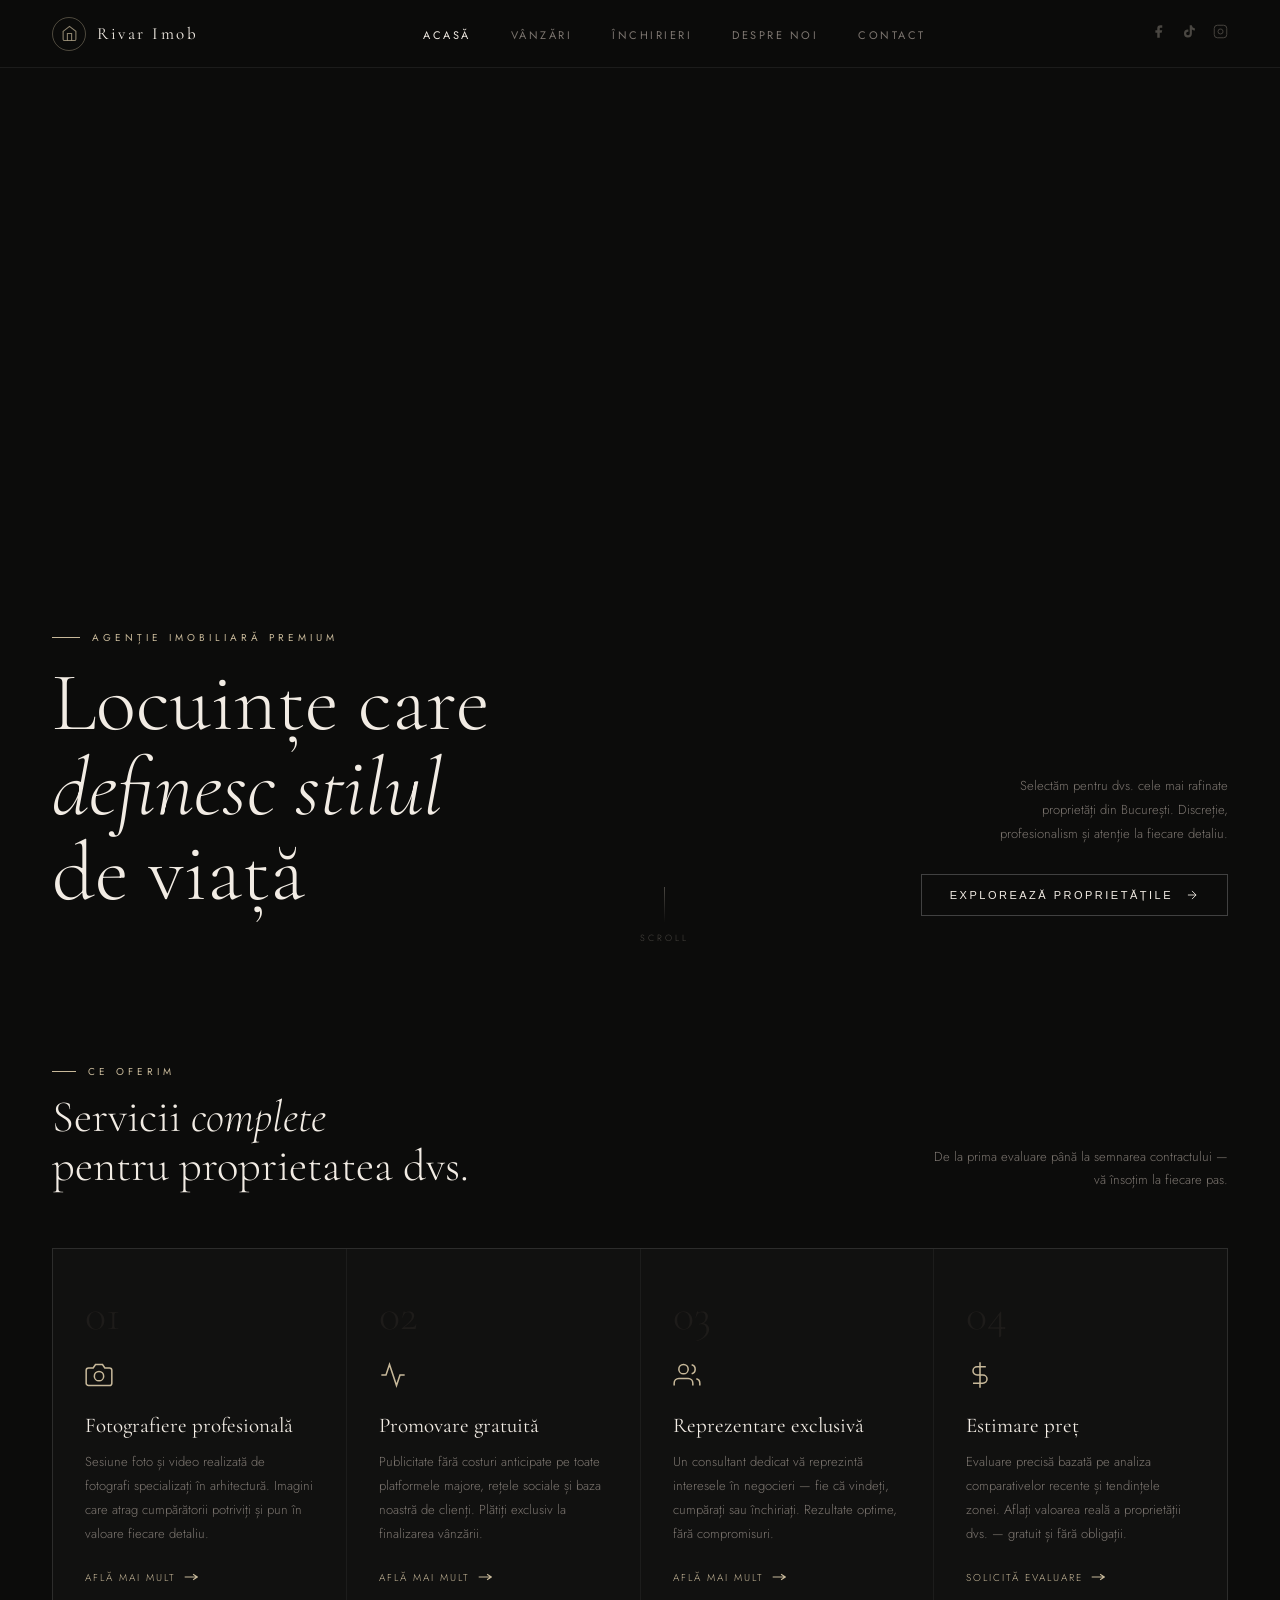
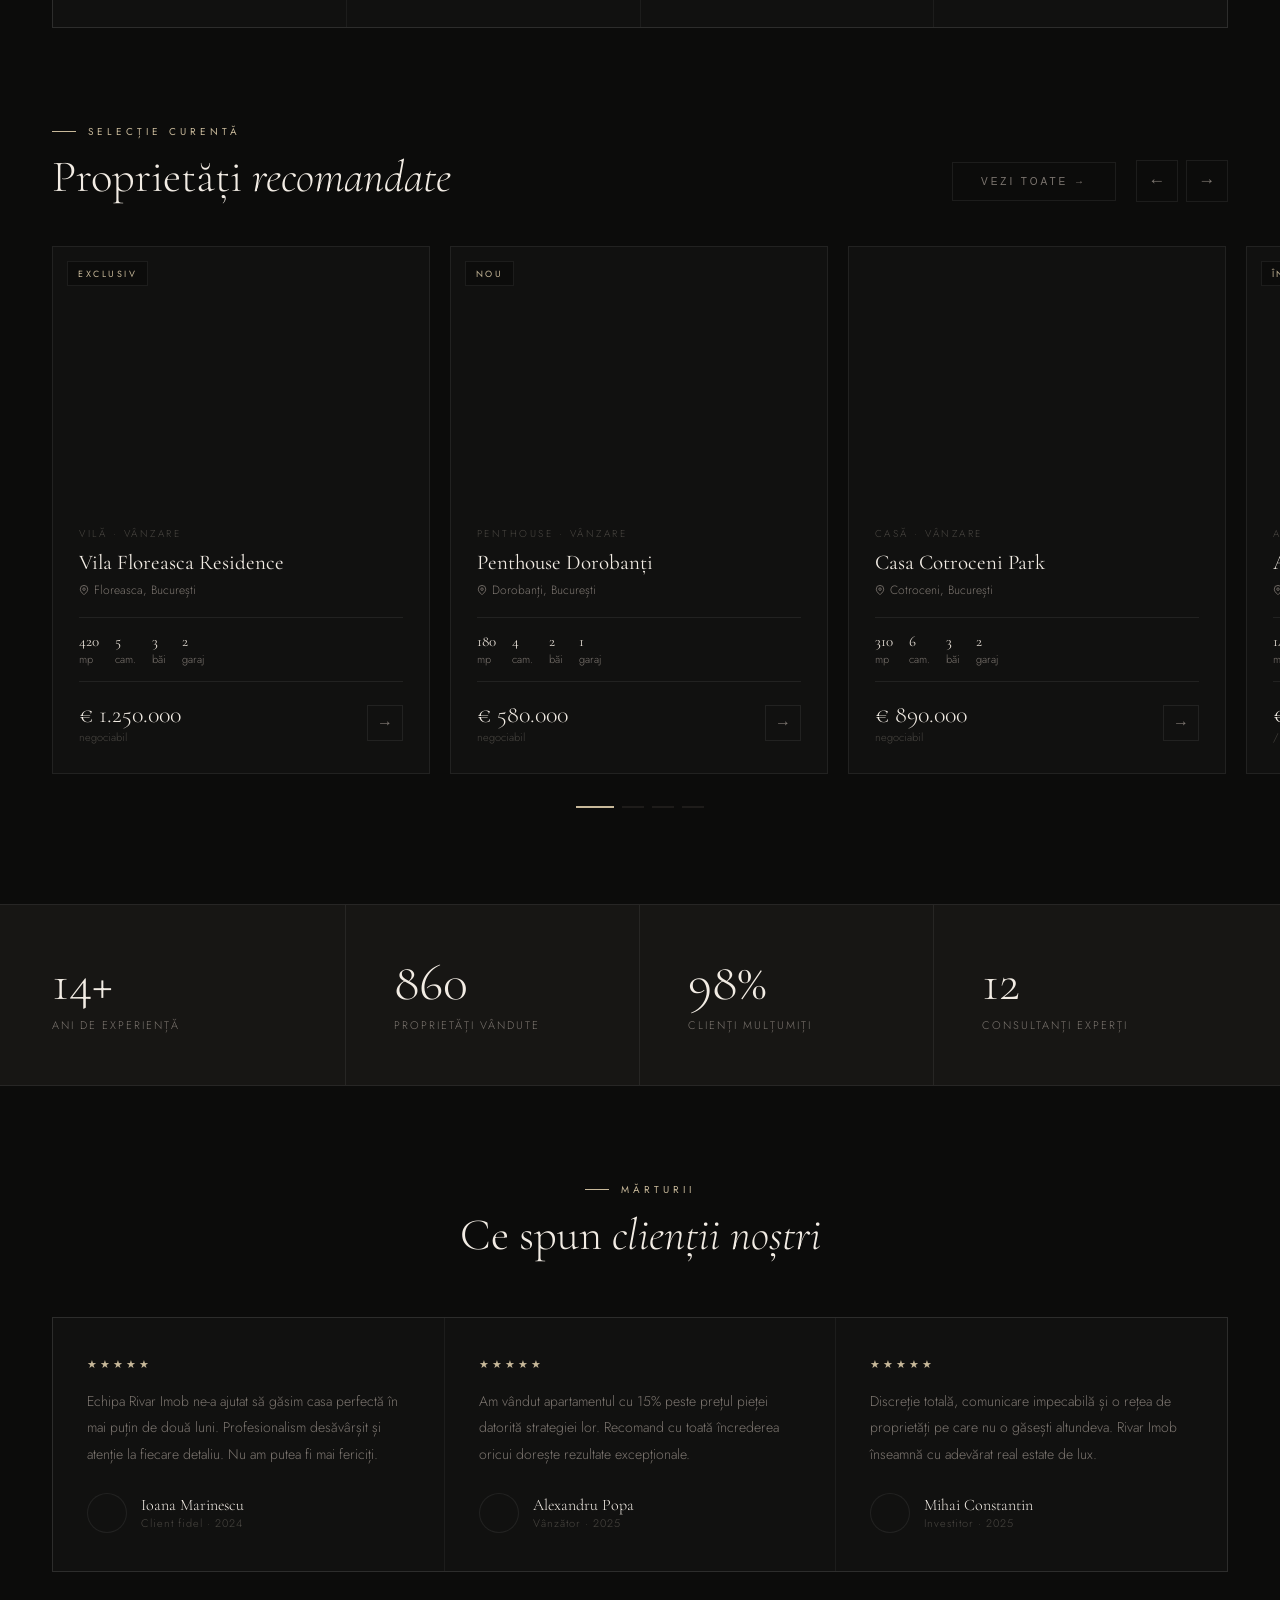
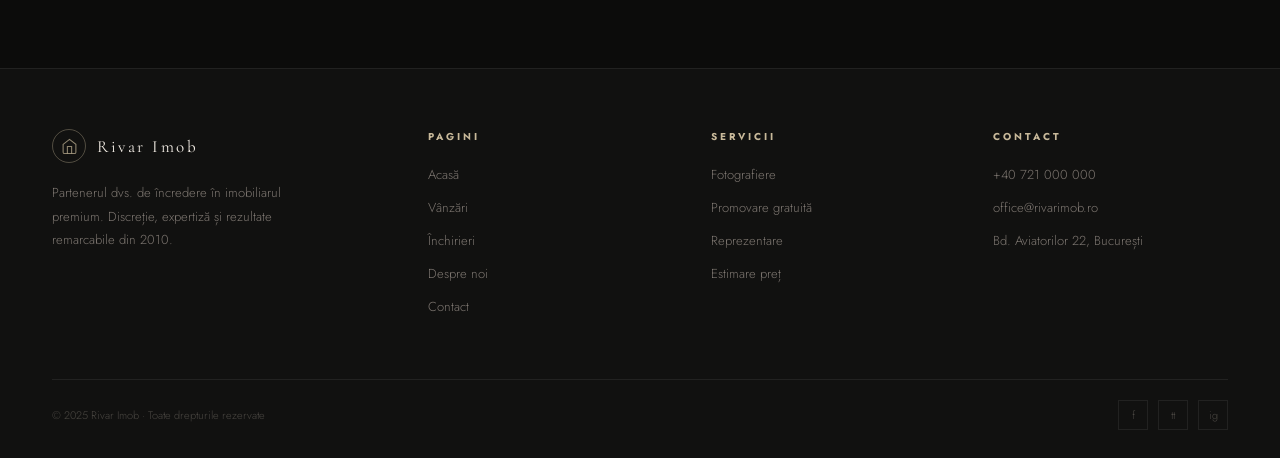
<file: src/imports/remixed-106219dc.html>
<!DOCTYPE html>
<html lang="ro">
<head>
<meta charset="UTF-8">
<meta name="viewport" content="width=device-width, initial-scale=1.0">
<title>Rivar Imob — Proprietăți Premium</title>
<link rel="preconnect" href="https://fonts.googleapis.com">
<link href="https://fonts.googleapis.com/css2?family=Cormorant+Garamond:ital,wght@0,300;0,400;0,500;0,600;1,300;1,400&family=Jost:wght@200;300;400;500&display=swap" rel="stylesheet">
<style>
  :root {
    --bg: #0c0c0b;
    --bg2: #111110;
    --surface: #171614;
    --surface2: #1e1c1a;
    --border: rgba(255,255,255,0.07);
    --accent: #c8b99a;
    --accent-dim: rgba(200,185,154,0.15);
    --text: #e4ddd4;
    --text-muted: #7d7670;
    --text-dim: #4a4742;
    --white: #f2ece4;
    --font-serif: 'Cormorant Garamond', Georgia, serif;
    --font-sans: 'Jost', sans-serif;
  }
  * { margin: 0; padding: 0; box-sizing: border-box; }
  html { scroll-behavior: smooth; }
  body { background: var(--bg); color: var(--text); font-family: var(--font-sans); font-weight: 300; overflow-x: hidden; }
  ::-webkit-scrollbar { width: 3px; }
  ::-webkit-scrollbar-track { background: var(--bg); }
  ::-webkit-scrollbar-thumb { background: var(--accent); }

  /* NAV */
  nav {
    position: fixed; top: 0; left: 0; right: 0; z-index: 200;
    display: flex; align-items: center; justify-content: space-between;
    padding: 0 52px; height: 68px;
    background: rgba(12,12,11,0.84); backdrop-filter: blur(24px);
    border-bottom: 1px solid var(--border);
  }
  .nav-logo { display: flex; align-items: center; gap: 11px; cursor: pointer; text-decoration: none; }
  .logo-mark { width: 34px; height: 34px; border: 1px solid rgba(200,185,154,0.35); border-radius: 50%; display: flex; align-items: center; justify-content: center; }
  .logo-mark svg { width: 17px; height: 17px; }
  .logo-name { font-family: var(--font-serif); font-size: 17px; font-weight: 400; letter-spacing: 2.5px; color: var(--white); }
  .nav-links { display: flex; gap: 40px; list-style: none; }
  .nav-links a { font-size: 11px; font-weight: 400; letter-spacing: 2.5px; text-transform: uppercase; color: var(--text-muted); text-decoration: none; cursor: pointer; transition: color 0.25s; }
  .nav-links a:hover, .nav-links a.active { color: var(--white); }
  .nav-social { display: flex; gap: 16px; }
  .nav-social a { color: var(--text-dim); transition: color 0.25s; text-decoration: none; cursor: pointer; }
  .nav-social a:hover { color: var(--accent); }

  /* PAGE */
  .page { display: none; }
  .page.active { display: block; }

  /* HERO */
  .hero { position: relative; height: 100vh; min-height: 700px; margin-top: 68px; overflow: hidden; }
  .hero-img {
    position: absolute; inset: 0;
    background: url('https://images.unsplash.com/photo-1600596542815-ffad4c1539a9?w=1920&q=85') center/cover no-repeat;
    transform: scale(1.06);
    animation: slowZoom 14s ease-out forwards;
  }
  @keyframes slowZoom { to { transform: scale(1); } }
  .hero-img::after {
    content: ''; position: absolute; inset: 0;
    background: linear-gradient(180deg, rgba(12,12,11,0.2) 0%, rgba(12,12,11,0.05) 35%, rgba(12,12,11,0.5) 72%, rgba(12,12,11,0.93) 100%);
  }
  .hero-bottom {
    position: absolute; bottom: 0; left: 0; right: 0;
    padding: 0 52px 52px;
    display: flex; align-items: flex-end; justify-content: space-between;
  }
  .hero-text { animation: riseUp 1s 0.2s both; }
  @keyframes riseUp { from { opacity:0; transform:translateY(28px); } to { opacity:1; transform:none; } }
  .hero-eyebrow { font-size: 10px; font-weight: 400; letter-spacing: 4px; text-transform: uppercase; color: var(--accent); margin-bottom: 16px; display: flex; align-items: center; gap: 12px; }
  .hero-eyebrow::before { content: ''; display: block; width: 28px; height: 1px; background: var(--accent); }
  .hero-h1 { font-family: var(--font-serif); font-size: clamp(44px, 6.5vw, 86px); font-weight: 300; line-height: 1.02; color: var(--white); max-width: 620px; }
  .hero-h1 em { font-style: italic; }
  .hero-aside { text-align: right; animation: riseUp 1s 0.5s both; flex-shrink: 0; }
  .hero-aside p { font-size: 13px; color: var(--text-muted); line-height: 1.85; max-width: 260px; margin-left: auto; margin-bottom: 28px; }
  .hero-cta { display: inline-flex; align-items: center; gap: 12px; font-size: 11px; font-weight: 400; letter-spacing: 2.5px; text-transform: uppercase; color: var(--white); border: 1px solid rgba(255,255,255,0.22); padding: 13px 28px; cursor: pointer; transition: all 0.3s; background: transparent; }
  .hero-cta:hover { border-color: rgba(255,255,255,0.5); background: rgba(255,255,255,0.06); }
  .scroll-hint { position: absolute; bottom: 24px; left: 50%; transform: translateX(-50%); display: flex; flex-direction: column; align-items: center; gap: 8px; animation: riseUp 1.2s 1s both; }
  .scroll-hint span { font-size: 9px; letter-spacing: 3px; text-transform: uppercase; color: var(--text-dim); }
  .scroll-line { width: 1px; height: 36px; background: linear-gradient(var(--text-dim), transparent); animation: pulse 2s infinite; }
  @keyframes pulse { 0%,100%{opacity:0.3;} 50%{opacity:1;} }

  /* SECTION COMMON */
  section { padding: 96px 52px; }
  .eye { font-size: 10px; font-weight: 400; letter-spacing: 4px; text-transform: uppercase; color: var(--accent); margin-bottom: 14px; display: flex; align-items: center; gap: 12px; }
  .eye::before { content: ''; width: 24px; height: 1px; background: var(--accent); }
  .sh2 { font-family: var(--font-serif); font-size: clamp(30px, 3.5vw, 52px); font-weight: 300; line-height: 1.1; color: var(--white); }
  .sh2 em { font-style: italic; }

  /* SERVICES */
  .services-header { display: flex; align-items: flex-end; justify-content: space-between; margin-bottom: 56px; }
  .services-sub { font-size: 13px; color: var(--text-muted); line-height: 1.8; max-width: 300px; text-align: right; }
  .services-grid { display: grid; grid-template-columns: repeat(4, 1fr); gap: 1px; background: var(--border); border: 1px solid var(--border); }
  .service-card { background: var(--bg2); padding: 44px 32px 40px; position: relative; overflow: hidden; transition: background 0.35s; }
  .service-card::before { content: ''; position: absolute; top: 0; left: 0; right: 0; height: 1px; background: var(--accent); transform: scaleX(0); transform-origin: left; transition: transform 0.4s ease; }
  .service-card:hover { background: var(--surface); }
  .service-card:hover::before { transform: scaleX(1); }
  .svc-num { font-family: var(--font-serif); font-size: 44px; font-weight: 300; color: var(--surface2); line-height: 1; margin-bottom: 24px; user-select: none; }
  .svc-icon { margin-bottom: 18px; }
  .svc-icon svg { width: 28px; height: 28px; stroke: var(--accent); stroke-width: 1.3; fill: none; }
  .svc-title { font-family: var(--font-serif); font-size: 21px; font-weight: 400; color: var(--white); margin-bottom: 12px; line-height: 1.2; }
  .svc-desc { font-size: 13px; line-height: 1.85; color: var(--text-muted); }
  .svc-link { display: inline-flex; align-items: center; gap: 8px; margin-top: 24px; font-size: 10px; letter-spacing: 2px; text-transform: uppercase; color: var(--accent); cursor: pointer; transition: gap 0.3s; }
  .svc-link:hover { gap: 14px; }

  /* CAROUSEL */
  .carousel-section { padding: 0 0 96px; }
  .carousel-header { display: flex; align-items: flex-end; justify-content: space-between; padding: 0 52px; margin-bottom: 44px; }
  .carousel-nav { display: flex; gap: 8px; }
  .c-btn { width: 42px; height: 42px; border: 1px solid var(--border); background: transparent; color: var(--text-muted); font-size: 17px; cursor: pointer; display: flex; align-items: center; justify-content: center; transition: all 0.25s; user-select: none; }
  .c-btn:hover { border-color: rgba(255,255,255,0.2); color: var(--white); background: var(--surface); }
  .track-wrap { overflow: hidden; padding: 0 52px; }
  .track { display: flex; gap: 20px; transition: transform 0.55s cubic-bezier(.4,0,.2,1); }

  /* PROP CARD */
  .prop-card { flex: 0 0 calc(33.333% - 14px); background: var(--bg2); border: 1px solid var(--border); overflow: hidden; cursor: pointer; transition: border-color 0.3s; }
  .prop-card:hover { border-color: rgba(255,255,255,0.13); }
  .pimg-wrap { position: relative; height: 255px; overflow: hidden; }
  .pimg { width: 100%; height: 100%; background-size: cover; background-position: center; transition: transform 0.65s ease; }
  .prop-card:hover .pimg { transform: scale(1.05); }
  .pbadge { position: absolute; top: 14px; left: 14px; background: var(--bg); border: 1px solid var(--border); font-size: 9px; font-weight: 400; letter-spacing: 2.5px; text-transform: uppercase; color: var(--accent); padding: 5px 10px; }
  .pbody { padding: 24px 26px 28px; }
  .ptype { font-size: 10px; letter-spacing: 2.5px; text-transform: uppercase; color: var(--text-dim); margin-bottom: 9px; }
  .pname { font-family: var(--font-serif); font-size: 21px; font-weight: 400; color: var(--white); margin-bottom: 6px; line-height: 1.2; }
  .ploc { font-size: 12px; color: var(--text-muted); margin-bottom: 18px; display: flex; align-items: center; gap: 5px; }
  .pspecs { display: flex; gap: 16px; padding: 14px 0; border-top: 1px solid var(--border); border-bottom: 1px solid var(--border); margin-bottom: 18px; }
  .pspec { font-size: 11px; color: var(--text-muted); display: flex; flex-direction: column; gap: 1px; }
  .pspec strong { font-size: 15px; font-weight: 400; color: var(--text); font-family: var(--font-serif); }
  .pfoot { display: flex; align-items: center; justify-content: space-between; }
  .pprice { font-family: var(--font-serif); font-size: 24px; color: var(--white); font-weight: 300; }
  .pprice small { font-family: var(--font-sans); font-size: 11px; color: var(--text-dim); display: block; }
  .parrow { width: 36px; height: 36px; border: 1px solid var(--border); display: flex; align-items: center; justify-content: center; color: var(--text-muted); font-size: 16px; cursor: pointer; transition: all 0.25s; background: transparent; }
  .parrow:hover { border-color: rgba(255,255,255,0.2); color: var(--white); }
  .cdots { display: flex; justify-content: center; gap: 8px; margin-top: 32px; padding: 0 52px; }
  .dot { width: 22px; height: 2px; background: var(--surface2); cursor: pointer; transition: all 0.3s; }
  .dot.active { background: var(--accent); width: 38px; }

  /* STATS */
  .stats-bar { border-top: 1px solid var(--border); border-bottom: 1px solid var(--border); background: var(--surface); padding: 0 52px; display: grid; grid-template-columns: repeat(4, 1fr); }
  .stat-item { padding: 52px 0 52px 48px; border-right: 1px solid var(--border); }
  .stat-item:first-child { padding-left: 0; }
  .stat-item:last-child { border-right: none; }
  .stat-n { font-family: var(--font-serif); font-size: 52px; font-weight: 300; color: var(--white); line-height: 1; margin-bottom: 8px; }
  .stat-l { font-size: 11px; letter-spacing: 2px; text-transform: uppercase; color: var(--text-muted); }

  /* TESTIMONIALS */
  .test-grid { display: grid; grid-template-columns: repeat(3, 1fr); gap: 1px; background: var(--border); border: 1px solid var(--border); margin-top: 56px; }
  .tcard { background: var(--bg2); padding: 38px 34px; }
  .tstars { font-size: 11px; letter-spacing: 3px; color: var(--accent); margin-bottom: 16px; }
  .ttext { font-size: 14px; line-height: 1.9; color: var(--text-muted); margin-bottom: 26px; }
  .tauthor { display: flex; align-items: center; gap: 14px; }
  .tavatar { width: 40px; height: 40px; border-radius: 50%; background-size: cover; background-position: center; flex-shrink: 0; border: 1px solid var(--border); }
  .tname { font-family: var(--font-serif); font-size: 16px; color: var(--white); }
  .tdetail { font-size: 11px; color: var(--text-dim); letter-spacing: 1px; }

  /* FOOTER */
  footer { background: var(--bg2); border-top: 1px solid var(--border); padding: 60px 52px 28px; }
  .footer-top { display: grid; grid-template-columns: 1.4fr 1fr 1fr 1fr; gap: 48px; margin-bottom: 52px; }
  .footer-brand p { font-size: 13px; color: var(--text-muted); line-height: 1.8; margin-top: 18px; max-width: 280px; }
  .footer-col h4 { font-size: 10px; letter-spacing: 3px; text-transform: uppercase; color: var(--accent); margin-bottom: 18px; }
  .footer-col ul { list-style: none; }
  .footer-col ul li { margin-bottom: 10px; }
  .footer-col ul li a { font-size: 13px; color: var(--text-muted); text-decoration: none; cursor: pointer; transition: color 0.25s; }
  .footer-col ul li a:hover { color: var(--text); }
  .footer-bottom { border-top: 1px solid var(--border); padding-top: 20px; display: flex; justify-content: space-between; align-items: center; }
  .footer-bottom p { font-size: 11px; color: var(--text-dim); }
  .fsocial { display: flex; gap: 10px; }
  .fsocial a { width: 30px; height: 30px; border: 1px solid var(--border); display: flex; align-items: center; justify-content: center; color: var(--text-dim); font-size: 11px; transition: all 0.25s; cursor: pointer; text-decoration: none; }
  .fsocial a:hover { border-color: rgba(255,255,255,0.15); color: var(--text); }

  /* OTHER PAGES */
  .page-head { height: 350px; position: relative; display: flex; align-items: flex-end; padding: 0 52px 52px; margin-top: 68px; overflow: hidden; }
  .ph-bg { position: absolute; inset: 0; background-size: cover; background-position: center; }
  .ph-ov { position: absolute; inset: 0; background: linear-gradient(to right, rgba(12,12,11,0.94) 35%, rgba(12,12,11,0.4)); }
  .ph-txt { position: relative; z-index: 1; }
  .ph-txt h1 { font-family: var(--font-serif); font-size: clamp(36px, 5.5vw, 68px); font-weight: 300; color: var(--white); line-height: 1; margin-bottom: 12px; }
  .ph-txt h1 em { font-style: italic; }
  .ph-txt p { font-size: 13px; color: var(--text-muted); max-width: 380px; line-height: 1.75; }

  /* FILTER */
  .filter-bar { background: var(--surface); border: 1px solid var(--border); padding: 24px 32px; margin-bottom: 36px; display: flex; gap: 16px; align-items: flex-end; flex-wrap: wrap; }
  .fg { flex: 1; min-width: 140px; }
  .fg label { display: block; font-size: 9px; letter-spacing: 2px; text-transform: uppercase; color: var(--text-dim); margin-bottom: 7px; }
  .fg select, .fg input { width: 100%; background: var(--bg); border: 1px solid var(--border); color: var(--text); font-family: var(--font-sans); font-size: 13px; font-weight: 300; padding: 10px 13px; outline: none; transition: border-color 0.25s; -webkit-appearance: none; }
  .fg select:focus, .fg input:focus { border-color: rgba(200,185,154,0.3); }
  .fbtn { background: var(--white); color: var(--bg); border: none; font-family: var(--font-sans); font-size: 10px; font-weight: 500; letter-spacing: 2.5px; text-transform: uppercase; padding: 12px 28px; cursor: pointer; transition: background 0.25s; white-space: nowrap; }
  .fbtn:hover { background: #e0d8ce; }

  /* PROPS GRID */
  .props-grid { display: grid; grid-template-columns: repeat(3, 1fr); gap: 1px; background: var(--border); border: 1px solid var(--border); }
  .pgc { background: var(--bg2); overflow: hidden; cursor: pointer; }
  .pgimg { width: 100%; height: 230px; background-size: cover; background-position: center; transition: transform 0.6s; display: block; }
  .pgc:hover .pgimg { transform: scale(1.04); }
  .pgbody { padding: 22px 24px 26px; }
  .pgtag { font-size: 9px; letter-spacing: 2.5px; text-transform: uppercase; color: var(--text-dim); margin-bottom: 9px; }
  .pgtitle { font-family: var(--font-serif); font-size: 20px; color: var(--white); margin-bottom: 6px; }
  .pgloc { font-size: 12px; color: var(--text-muted); margin-bottom: 14px; }
  .pgdet { display: flex; gap: 16px; padding-bottom: 14px; border-bottom: 1px solid var(--border); margin-bottom: 16px; }
  .pgd { font-size: 12px; color: var(--text-muted); }
  .pgd strong { color: var(--text); font-weight: 400; }
  .pgfoot { display: flex; align-items: center; justify-content: space-between; }
  .pgprice { font-family: var(--font-serif); font-size: 22px; color: var(--white); font-weight: 300; }
  .pgprice small { font-family: var(--font-sans); font-size: 11px; color: var(--text-dim); display: block; }
  .pgbtn { width: 34px; height: 34px; border: 1px solid var(--border); background: transparent; color: var(--text-muted); font-size: 14px; display: flex; align-items: center; justify-content: center; cursor: pointer; transition: all 0.25s; }
  .pgbtn:hover { border-color: rgba(255,255,255,0.2); color: var(--white); }

  .center-btns { display: flex; justify-content: center; gap: 14px; margin-top: 48px; }
  .btn-line { display: inline-flex; align-items: center; gap: 12px; font-size: 10px; font-weight: 400; letter-spacing: 3px; text-transform: uppercase; color: var(--text-muted); border: 1px solid var(--border); padding: 13px 28px; cursor: pointer; transition: all 0.25s; background: transparent; }
  .btn-line:hover { border-color: rgba(255,255,255,0.18); color: var(--white); }

  /* ABOUT */
  .about-grid { display: grid; grid-template-columns: 1fr 1fr; gap: 80px; align-items: center; }
  .aimg-wrap { position: relative; }
  .aimg { width: 100%; height: 560px; background-size: cover; background-position: center; }
  .abadge { position: absolute; bottom: 28px; left: 28px; background: var(--surface2); border: 1px solid var(--border); padding: 20px 24px; }
  .abadge-n { font-family: var(--font-serif); font-size: 46px; font-weight: 300; color: var(--white); line-height: 1; }
  .abadge-l { font-size: 10px; letter-spacing: 2px; text-transform: uppercase; color: var(--text-dim); margin-top: 4px; }
  .atext p { font-size: 14px; line-height: 2; color: var(--text-muted); margin-bottom: 20px; }
  .vals { display: grid; grid-template-columns: 1fr 1fr; gap: 14px; margin-top: 32px; }
  .val { padding: 20px; border: 1px solid var(--border); background: var(--surface); }
  .vico { font-size: 16px; color: var(--accent); margin-bottom: 10px; }
  .vtitle { font-family: var(--font-serif); font-size: 17px; color: var(--white); margin-bottom: 6px; }
  .vdesc { font-size: 12px; color: var(--text-muted); line-height: 1.7; }

  /* TEAM */
  .team-grid { display: grid; grid-template-columns: repeat(3, 1fr); gap: 1px; background: var(--border); border: 1px solid var(--border); margin-top: 52px; }
  .tmc { background: var(--bg2); overflow: hidden; }
  .tmimg { width: 100%; height: 320px; background-size: cover; background-position: center top; }
  .tminfo { padding: 20px 22px; border-top: 1px solid var(--border); }
  .tmname { font-family: var(--font-serif); font-size: 21px; color: var(--white); margin-bottom: 4px; }
  .tmrole { font-size: 11px; letter-spacing: 1.5px; text-transform: uppercase; color: var(--text-dim); }

  /* CONTACT */
  .cg { display: grid; grid-template-columns: 1fr 1.3fr; gap: 80px; align-items: start; }
  .ci { padding-bottom: 30px; margin-bottom: 30px; border-bottom: 1px solid var(--border); }
  .ci:last-child { border-bottom: none; }
  .ci-lbl { font-size: 9px; letter-spacing: 3px; text-transform: uppercase; color: var(--accent); margin-bottom: 10px; }
  .ci-val { font-family: var(--font-serif); font-size: 20px; color: var(--white); line-height: 1.5; }
  .form-row { display: grid; grid-template-columns: 1fr 1fr; gap: 13px; margin-bottom: 13px; }
  .fg2 { margin-bottom: 13px; }
  .fg2 label { display: block; font-size: 9px; letter-spacing: 2px; text-transform: uppercase; color: var(--text-dim); margin-bottom: 7px; }
  .fg2 input, .fg2 select, .fg2 textarea { width: 100%; background: var(--surface); border: 1px solid var(--border); color: var(--text); font-family: var(--font-sans); font-size: 13px; font-weight: 300; padding: 12px 15px; outline: none; transition: border-color 0.25s; resize: vertical; -webkit-appearance: none; }
  .fg2 input:focus, .fg2 select:focus, .fg2 textarea:focus { border-color: rgba(200,185,154,0.35); }
  .fg2 textarea { height: 120px; }
  .sbtn { background: transparent; border: 1px solid rgba(255,255,255,0.2); color: var(--white); font-family: var(--font-sans); font-size: 10px; font-weight: 400; letter-spacing: 3px; text-transform: uppercase; padding: 14px 40px; cursor: pointer; transition: all 0.3s; }
  .sbtn:hover { background: var(--white); color: var(--bg); border-color: var(--white); }
  .map-ph { width: 100%; height: 360px; background: var(--surface); border: 1px solid var(--border); display: flex; flex-direction: column; align-items: center; justify-content: center; color: var(--text-dim); font-size: 13px; gap: 10px; margin-top: 64px; }
</style>
</head>
<body>

<nav>
  <div class="nav-logo" onclick="showPage('home')">
    <div class="logo-mark"><svg viewBox="0 0 24 24" fill="none" stroke="rgba(200,185,154,0.7)" stroke-width="1.5"><path d="M3 9l9-7 9 7v11a2 2 0 01-2 2H5a2 2 0 01-2-2z"/><polyline points="9 22 9 12 15 12 15 22"/></svg></div>
    <span class="logo-name">Rivar Imob</span>
  </div>
  <ul class="nav-links">
    <li><a id="nav-home" class="active" onclick="showPage('home')">Acasă</a></li>
    <li><a id="nav-vanzari" onclick="showPage('vanzari')">Vânzări</a></li>
    <li><a id="nav-inchirieri" onclick="showPage('inchirieri')">Închirieri</a></li>
    <li><a id="nav-despre" onclick="showPage('despre')">Despre noi</a></li>
    <li><a id="nav-contact" onclick="showPage('contact')">Contact</a></li>
  </ul>
  <div class="nav-social">
    <a href="#" title="Facebook"><svg width="15" height="15" viewBox="0 0 24 24" fill="currentColor"><path d="M18 2h-3a5 5 0 00-5 5v3H7v4h3v8h4v-8h3l1-4h-4V7a1 1 0 011-1h3z"/></svg></a>
    <a href="#" title="TikTok"><svg width="15" height="15" viewBox="0 0 24 24" fill="currentColor"><path d="M19.59 6.69a4.83 4.83 0 01-3.77-4.25V2h-3.45v13.67a2.89 2.89 0 01-2.88 2.5 2.89 2.89 0 01-2.89-2.89 2.89 2.89 0 012.89-2.89c.28 0 .54.04.79.1V9.01a6.33 6.33 0 00-.79-.05 6.34 6.34 0 00-6.34 6.34 6.34 6.34 0 006.34 6.34 6.34 6.34 0 006.33-6.34V8.69a8.27 8.27 0 004.84 1.56V6.79a4.85 4.85 0 01-1.07-.1z"/></svg></a>
    <a href="#" title="Instagram"><svg width="15" height="15" viewBox="0 0 24 24" fill="none" stroke="currentColor" stroke-width="1.5"><rect x="2" y="2" width="20" height="20" rx="5"/><path d="M16 11.37A4 4 0 1112.63 8 4 4 0 0116 11.37z"/><line x1="17.5" y1="6.5" x2="17.51" y2="6.5"/></svg></a>
  </div>
</nav>

<!-- ══ HOME ══ -->
<div id="page-home" class="page active">

  <div class="hero">
    <div class="hero-img"></div>
    <div class="hero-bottom">
      <div class="hero-text">
        <div class="hero-eyebrow">Agenție imobiliară premium</div>
        <h1 class="hero-h1">Locuințe care<br><em>definesc stilul</em><br>de viață</h1>
      </div>
      <div class="hero-aside">
        <p>Selectăm pentru dvs. cele mai rafinate proprietăți din București. Discreție, profesionalism și atenție la fiecare detaliu.</p>
        <button class="hero-cta" onclick="showPage('vanzari')">
          Explorează proprietățile
          <svg width="14" height="14" viewBox="0 0 24 24" fill="none" stroke="currentColor" stroke-width="1.5"><path d="M5 12h14M12 5l7 7-7 7"/></svg>
        </button>
      </div>
    </div>
    <div class="scroll-hint"><div class="scroll-line"></div><span>Scroll</span></div>
  </div>

  <!-- SERVICES -->
  <section>
    <div class="services-header">
      <div>
        <div class="eye">Ce oferim</div>
        <h2 class="sh2">Servicii <em>complete</em><br>pentru proprietatea dvs.</h2>
      </div>
      <p class="services-sub">De la prima evaluare până la semnarea contractului — vă însoțim la fiecare pas.</p>
    </div>
    <div class="services-grid">
      <div class="service-card">
        <div class="svc-num">01</div>
        <div class="svc-icon"><svg viewBox="0 0 24 24"><path d="M23 19a2 2 0 01-2 2H3a2 2 0 01-2-2V8a2 2 0 012-2h4l2-3h6l2 3h4a2 2 0 012 2z"/><circle cx="12" cy="13" r="4"/></svg></div>
        <h3 class="svc-title">Fotografiere profesională</h3>
        <p class="svc-desc">Sesiune foto și video realizată de fotografi specializați în arhitectură. Imagini care atrag cumpărătorii potriviți și pun în valoare fiecare detaliu.</p>
        <div class="svc-link">Află mai mult <svg width="14" height="10" viewBox="0 0 20 10" fill="none" stroke="currentColor" stroke-width="1.5"><path d="M1 5h18M13 1l6 4-6 4"/></svg></div>
      </div>
      <div class="service-card">
        <div class="svc-num">02</div>
        <div class="svc-icon"><svg viewBox="0 0 24 24"><polyline points="22 12 18 12 15 21 9 3 6 12 2 12"/></svg></div>
        <h3 class="svc-title">Promovare gratuită</h3>
        <p class="svc-desc">Publicitate fără costuri anticipate pe toate platformele majore, rețele sociale și baza noastră de clienți. Plătiți exclusiv la finalizarea vânzării.</p>
        <div class="svc-link">Află mai mult <svg width="14" height="10" viewBox="0 0 20 10" fill="none" stroke="currentColor" stroke-width="1.5"><path d="M1 5h18M13 1l6 4-6 4"/></svg></div>
      </div>
      <div class="service-card">
        <div class="svc-num">03</div>
        <div class="svc-icon"><svg viewBox="0 0 24 24"><path d="M17 21v-2a4 4 0 00-4-4H5a4 4 0 00-4 4v2"/><circle cx="9" cy="7" r="4"/><path d="M23 21v-2a4 4 0 00-3-3.87M16 3.13a4 4 0 010 7.75"/></svg></div>
        <h3 class="svc-title">Reprezentare exclusivă</h3>
        <p class="svc-desc">Un consultant dedicat vă reprezintă interesele în negocieri — fie că vindeți, cumpărați sau închiriați. Rezultate optime, fără compromisuri.</p>
        <div class="svc-link">Află mai mult <svg width="14" height="10" viewBox="0 0 20 10" fill="none" stroke="currentColor" stroke-width="1.5"><path d="M1 5h18M13 1l6 4-6 4"/></svg></div>
      </div>
      <div class="service-card">
        <div class="svc-num">04</div>
        <div class="svc-icon"><svg viewBox="0 0 24 24"><line x1="12" y1="1" x2="12" y2="23"/><path d="M17 5H9.5a3.5 3.5 0 000 7h5a3.5 3.5 0 010 7H6"/></svg></div>
        <h3 class="svc-title">Estimare preț</h3>
        <p class="svc-desc">Evaluare precisă bazată pe analiza comparativelor recente și tendințele zonei. Aflați valoarea reală a proprietății dvs. — gratuit și fără obligații.</p>
        <div class="svc-link" onclick="showPage('contact')">Solicită evaluare <svg width="14" height="10" viewBox="0 0 20 10" fill="none" stroke="currentColor" stroke-width="1.5"><path d="M1 5h18M13 1l6 4-6 4"/></svg></div>
      </div>
    </div>
  </section>

  <!-- CAROUSEL -->
  <div class="carousel-section">
    <div class="carousel-header">
      <div>
        <div class="eye">Selecție curentă</div>
        <h2 class="sh2">Proprietăți <em>recomandate</em></h2>
      </div>
      <div style="display:flex;align-items:center;gap:20px;">
        <button class="btn-line" onclick="showPage('vanzari')">Vezi toate →</button>
        <div class="carousel-nav">
          <button class="c-btn" onclick="moveCarousel(-1)">←</button>
          <button class="c-btn" onclick="moveCarousel(1)">→</button>
        </div>
      </div>
    </div>

    <div class="track-wrap">
      <div class="track" id="track">

        <div class="prop-card">
          <div class="pimg-wrap"><div class="pimg" style="background-image:url('https://images.unsplash.com/photo-1613977257363-707ba9348227?w=700&q=80')"></div><div class="pbadge">Exclusiv</div></div>
          <div class="pbody"><div class="ptype">Vilă · Vânzare</div><div class="pname">Vila Floreasca Residence</div><div class="ploc"><svg width="10" height="10" viewBox="0 0 24 24" fill="none" stroke="currentColor" stroke-width="2"><path d="M21 10c0 7-9 13-9 13S3 17 3 10a9 9 0 0118 0z"/><circle cx="12" cy="10" r="3"/></svg> Floreasca, București</div><div class="pspecs"><div class="pspec"><strong>420</strong>mp</div><div class="pspec"><strong>5</strong>cam.</div><div class="pspec"><strong>3</strong>băi</div><div class="pspec"><strong>2</strong>garaj</div></div><div class="pfoot"><div class="pprice">€ 1.250.000<small>negociabil</small></div><button class="parrow">→</button></div></div>
        </div>

        <div class="prop-card">
          <div class="pimg-wrap"><div class="pimg" style="background-image:url('https://images.unsplash.com/photo-1560448204-e02f11c3d0e2?w=700&q=80')"></div><div class="pbadge">Nou</div></div>
          <div class="pbody"><div class="ptype">Penthouse · Vânzare</div><div class="pname">Penthouse Dorobanți</div><div class="ploc"><svg width="10" height="10" viewBox="0 0 24 24" fill="none" stroke="currentColor" stroke-width="2"><path d="M21 10c0 7-9 13-9 13S3 17 3 10a9 9 0 0118 0z"/><circle cx="12" cy="10" r="3"/></svg> Dorobanți, București</div><div class="pspecs"><div class="pspec"><strong>180</strong>mp</div><div class="pspec"><strong>4</strong>cam.</div><div class="pspec"><strong>2</strong>băi</div><div class="pspec"><strong>1</strong>garaj</div></div><div class="pfoot"><div class="pprice">€ 580.000<small>negociabil</small></div><button class="parrow">→</button></div></div>
        </div>

        <div class="prop-card">
          <div class="pimg-wrap"><div class="pimg" style="background-image:url('https://images.unsplash.com/photo-1512917774080-9991f1c4c750?w=700&q=80')"></div></div>
          <div class="pbody"><div class="ptype">Casă · Vânzare</div><div class="pname">Casa Cotroceni Park</div><div class="ploc"><svg width="10" height="10" viewBox="0 0 24 24" fill="none" stroke="currentColor" stroke-width="2"><path d="M21 10c0 7-9 13-9 13S3 17 3 10a9 9 0 0118 0z"/><circle cx="12" cy="10" r="3"/></svg> Cotroceni, București</div><div class="pspecs"><div class="pspec"><strong>310</strong>mp</div><div class="pspec"><strong>6</strong>cam.</div><div class="pspec"><strong>3</strong>băi</div><div class="pspec"><strong>2</strong>garaj</div></div><div class="pfoot"><div class="pprice">€ 890.000<small>negociabil</small></div><button class="parrow">→</button></div></div>
        </div>

        <div class="prop-card">
          <div class="pimg-wrap"><div class="pimg" style="background-image:url('https://images.unsplash.com/photo-1558036117-15d82a90b9b1?w=700&q=80')"></div><div class="pbadge">Închiriere</div></div>
          <div class="pbody"><div class="ptype">Apartament · Închiriere</div><div class="pname">Apt. Primăverii</div><div class="ploc"><svg width="10" height="10" viewBox="0 0 24 24" fill="none" stroke="currentColor" stroke-width="2"><path d="M21 10c0 7-9 13-9 13S3 17 3 10a9 9 0 0118 0z"/><circle cx="12" cy="10" r="3"/></svg> Primăverii, București</div><div class="pspecs"><div class="pspec"><strong>145</strong>mp</div><div class="pspec"><strong>3</strong>cam.</div><div class="pspec"><strong>2</strong>băi</div><div class="pspec"><strong>1</strong>garaj</div></div><div class="pfoot"><div class="pprice">€ 2.800<small>/ lună</small></div><button class="parrow">→</button></div></div>
        </div>

        <div class="prop-card">
          <div class="pimg-wrap"><div class="pimg" style="background-image:url('https://images.unsplash.com/photo-1600607687939-ce8a6c25118c?w=700&q=80')"></div><div class="pbadge">Exclusiv</div></div>
          <div class="pbody"><div class="ptype">Vilă · Vânzare</div><div class="pname">Vila Băneasa Forest</div><div class="ploc"><svg width="10" height="10" viewBox="0 0 24 24" fill="none" stroke="currentColor" stroke-width="2"><path d="M21 10c0 7-9 13-9 13S3 17 3 10a9 9 0 0118 0z"/><circle cx="12" cy="10" r="3"/></svg> Băneasa, București</div><div class="pspecs"><div class="pspec"><strong>560</strong>mp</div><div class="pspec"><strong>7</strong>cam.</div><div class="pspec"><strong>4</strong>băi</div><div class="pspec"><strong>3</strong>garaj</div></div><div class="pfoot"><div class="pprice">€ 1.800.000<small>negociabil</small></div><button class="parrow">→</button></div></div>
        </div>

        <div class="prop-card">
          <div class="pimg-wrap"><div class="pimg" style="background-image:url('https://images.unsplash.com/photo-1580587771525-78b9dba3b914?w=700&q=80')"></div></div>
          <div class="pbody"><div class="ptype">Casă · Vânzare</div><div class="pname">Casa Pipera Lake</div><div class="ploc"><svg width="10" height="10" viewBox="0 0 24 24" fill="none" stroke="currentColor" stroke-width="2"><path d="M21 10c0 7-9 13-9 13S3 17 3 10a9 9 0 0118 0z"/><circle cx="12" cy="10" r="3"/></svg> Pipera, Ilfov</div><div class="pspecs"><div class="pspec"><strong>380</strong>mp</div><div class="pspec"><strong>5</strong>cam.</div><div class="pspec"><strong>3</strong>băi</div><div class="pspec"><strong>2</strong>garaj</div></div><div class="pfoot"><div class="pprice">€ 740.000<small>negociabil</small></div><button class="parrow">→</button></div></div>
        </div>

      </div>
    </div>
    <div class="cdots" id="cdots"></div>
  </div>

  <!-- STATS -->
  <div class="stats-bar">
    <div class="stat-item"><div class="stat-n">14+</div><div class="stat-l">Ani de experiență</div></div>
    <div class="stat-item"><div class="stat-n">860</div><div class="stat-l">Proprietăți vândute</div></div>
    <div class="stat-item"><div class="stat-n">98%</div><div class="stat-l">Clienți mulțumiți</div></div>
    <div class="stat-item"><div class="stat-n">12</div><div class="stat-l">Consultanți experți</div></div>
  </div>

  <!-- TESTIMONIALS -->
  <section>
    <div style="text-align:center; margin-bottom:56px;">
      <div class="eye" style="justify-content:center;">Mărturii</div>
      <h2 class="sh2">Ce spun <em>clienții noștri</em></h2>
    </div>
    <div class="test-grid">
      <div class="tcard"><div class="tstars">★★★★★</div><p class="ttext">Echipa Rivar Imob ne-a ajutat să găsim casa perfectă în mai puțin de două luni. Profesionalism desăvârșit și atenție la fiecare detaliu. Nu am putea fi mai fericiți.</p><div class="tauthor"><div class="tavatar" style="background-image:url('https://images.unsplash.com/photo-1494790108377-be9c29b29330?w=100&q=80')"></div><div><div class="tname">Ioana Marinescu</div><div class="tdetail">Client fidel · 2024</div></div></div></div>
      <div class="tcard"><div class="tstars">★★★★★</div><p class="ttext">Am vândut apartamentul cu 15% peste prețul pieței datorită strategiei lor. Recomand cu toată încrederea oricui dorește rezultate excepționale.</p><div class="tauthor"><div class="tavatar" style="background-image:url('https://images.unsplash.com/photo-1500648767791-00dcc994a43e?w=100&q=80')"></div><div><div class="tname">Alexandru Popa</div><div class="tdetail">Vânzător · 2025</div></div></div></div>
      <div class="tcard"><div class="tstars">★★★★★</div><p class="ttext">Discreție totală, comunicare impecabilă și o rețea de proprietăți pe care nu o găsești altundeva. Rivar Imob înseamnă cu adevărat real estate de lux.</p><div class="tauthor"><div class="tavatar" style="background-image:url('https://images.unsplash.com/photo-1507003211169-0a1dd7228f2d?w=100&q=80')"></div><div><div class="tname">Mihai Constantin</div><div class="tdetail">Investitor · 2025</div></div></div></div>
    </div>
  </section>

  <footer>
    <div class="footer-top">
      <div class="footer-brand"><div class="nav-logo" style="cursor:default"><div class="logo-mark"><svg viewBox="0 0 24 24" fill="none" stroke="rgba(200,185,154,0.7)" stroke-width="1.5"><path d="M3 9l9-7 9 7v11a2 2 0 01-2 2H5a2 2 0 01-2-2z"/><polyline points="9 22 9 12 15 12 15 22"/></svg></div><span class="logo-name">Rivar Imob</span></div><p>Partenerul dvs. de încredere în imobiliarul premium. Discreție, expertiză și rezultate remarcabile din 2010.</p></div>
      <div class="footer-col"><h4>Pagini</h4><ul><li><a onclick="showPage('home')">Acasă</a></li><li><a onclick="showPage('vanzari')">Vânzări</a></li><li><a onclick="showPage('inchirieri')">Închirieri</a></li><li><a onclick="showPage('despre')">Despre noi</a></li><li><a onclick="showPage('contact')">Contact</a></li></ul></div>
      <div class="footer-col"><h4>Servicii</h4><ul><li><a>Fotografiere</a></li><li><a>Promovare gratuită</a></li><li><a>Reprezentare</a></li><li><a>Estimare preț</a></li></ul></div>
      <div class="footer-col"><h4>Contact</h4><ul><li><a>+40 721 000 000</a></li><li><a>office@rivarimob.ro</a></li><li><a>Bd. Aviatorilor 22, București</a></li></ul></div>
    </div>
    <div class="footer-bottom"><p>© 2025 Rivar Imob · Toate drepturile rezervate</p><div class="fsocial"><a>f</a><a>tt</a><a>ig</a></div></div>
  </footer>
</div>

<!-- ══ VÂNZĂRI ══ -->
<div id="page-vanzari" class="page">
  <div class="page-head">
    <div class="ph-bg" style="background-image:url('https://images.unsplash.com/photo-1600585154340-be6161a56a0c?w=1800&q=80')"></div>
    <div class="ph-ov"></div>
    <div class="ph-txt"><div class="eye" style="margin-bottom:10px;">Portofoliu</div><h1>Proprietăți de <em>Vânzare</em></h1><p>Selecție exclusivă disponibilă pentru achiziție în București și Ilfov.</p></div>
  </div>
  <section>
    <div class="filter-bar">
      <div class="fg"><label>Tip</label><select><option>Toate tipurile</option><option>Apartament</option><option>Casă / Vilă</option><option>Teren</option></select></div>
      <div class="fg"><label>Zonă</label><select><option>Toate zonele</option><option>Floreasca</option><option>Dorobanți</option><option>Herăstrău</option><option>Cotroceni</option></select></div>
      <div class="fg"><label>Preț minim (€)</label><input type="text" placeholder="200.000"></div>
      <div class="fg"><label>Preț maxim (€)</label><input type="text" placeholder="2.000.000"></div>
      <div class="fg"><label>Suprafață</label><select><option>Orice</option><option>Sub 100 m²</option><option>100–250 m²</option><option>Peste 250 m²</option></select></div>
      <button class="fbtn">Caută</button>
    </div>
    <div class="props-grid">
      <div class="pgc"><div class="pgimg" style="background-image:url('https://images.unsplash.com/photo-1613977257363-707ba9348227?w=700&q=80')"></div><div class="pgbody"><div class="pgtag">Vilă · Exclusiv</div><div class="pgtitle">Vila Floreasca Residence</div><div class="pgloc">📍 Floreasca, București</div><div class="pgdet"><div class="pgd"><strong>420</strong> m²</div><div class="pgd"><strong>5</strong> cam.</div><div class="pgd"><strong>3</strong> băi</div></div><div class="pgfoot"><div class="pgprice">€ 1.250.000<small>negociabil</small></div><button class="pgbtn">→</button></div></div></div>
      <div class="pgc"><div class="pgimg" style="background-image:url('https://images.unsplash.com/photo-1560448204-e02f11c3d0e2?w=700&q=80')"></div><div class="pgbody"><div class="pgtag">Penthouse · Lux</div><div class="pgtitle">Penthouse Dorobanți</div><div class="pgloc">📍 Dorobanți, București</div><div class="pgdet"><div class="pgd"><strong>180</strong> m²</div><div class="pgd"><strong>4</strong> cam.</div><div class="pgd"><strong>2</strong> băi</div></div><div class="pgfoot"><div class="pgprice">€ 580.000<small>negociabil</small></div><button class="pgbtn">→</button></div></div></div>
      <div class="pgc"><div class="pgimg" style="background-image:url('https://images.unsplash.com/photo-1512917774080-9991f1c4c750?w=700&q=80')"></div><div class="pgbody"><div class="pgtag">Casă · Premium</div><div class="pgtitle">Casa Cotroceni Park</div><div class="pgloc">📍 Cotroceni, București</div><div class="pgdet"><div class="pgd"><strong>310</strong> m²</div><div class="pgd"><strong>6</strong> cam.</div><div class="pgd"><strong>3</strong> băi</div></div><div class="pgfoot"><div class="pgprice">€ 890.000<small>negociabil</small></div><button class="pgbtn">→</button></div></div></div>
      <div class="pgc"><div class="pgimg" style="background-image:url('https://images.unsplash.com/photo-1558036117-15d82a90b9b1?w=700&q=80')"></div><div class="pgbody"><div class="pgtag">Apartament · 3 camere</div><div class="pgtitle">Apartament Primăverii</div><div class="pgloc">📍 Primăverii, București</div><div class="pgdet"><div class="pgd"><strong>145</strong> m²</div><div class="pgd"><strong>3</strong> cam.</div><div class="pgd"><strong>2</strong> băi</div></div><div class="pgfoot"><div class="pgprice">€ 320.000<small>negociabil</small></div><button class="pgbtn">→</button></div></div></div>
      <div class="pgc"><div class="pgimg" style="background-image:url('https://images.unsplash.com/photo-1600607687939-ce8a6c25118c?w=700&q=80')"></div><div class="pgbody"><div class="pgtag">Vilă · Modern</div><div class="pgtitle">Vila Băneasa Forest</div><div class="pgloc">📍 Băneasa, București</div><div class="pgdet"><div class="pgd"><strong>560</strong> m²</div><div class="pgd"><strong>7</strong> cam.</div><div class="pgd"><strong>4</strong> băi</div></div><div class="pgfoot"><div class="pgprice">€ 1.800.000<small>negociabil</small></div><button class="pgbtn">→</button></div></div></div>
      <div class="pgc"><div class="pgimg" style="background-image:url('https://images.unsplash.com/photo-1580587771525-78b9dba3b914?w=700&q=80')"></div><div class="pgbody"><div class="pgtag">Casă · Contemporan</div><div class="pgtitle">Casa Pipera Lake</div><div class="pgloc">📍 Pipera, Ilfov</div><div class="pgdet"><div class="pgd"><strong>380</strong> m²</div><div class="pgd"><strong>5</strong> cam.</div><div class="pgd"><strong>3</strong> băi</div></div><div class="pgfoot"><div class="pgprice">€ 740.000<small>negociabil</small></div><button class="pgbtn">→</button></div></div></div>
    </div>
    <div class="center-btns"><button class="btn-line" onclick="showPage('contact')">Solicită consultanță gratuită →</button></div>
  </section>
  <footer><div class="footer-bottom"><p>© 2025 Rivar Imob</p><div class="fsocial"><a>f</a><a>tt</a><a>ig</a></div></div></footer>
</div>

<!-- ══ ÎNCHIRIERI ══ -->
<div id="page-inchirieri" class="page">
  <div class="page-head">
    <div class="ph-bg" style="background-image:url('https://images.unsplash.com/photo-1502005229762-cf1b2da7c5d6?w=1800&q=80')"></div>
    <div class="ph-ov"></div>
    <div class="ph-txt"><div class="eye" style="margin-bottom:10px;">Portofoliu</div><h1>Proprietăți de <em>Închiriat</em></h1><p>Locuințe elegante disponibile pentru închiriere în zonele premium din București.</p></div>
  </div>
  <section>
    <div class="filter-bar">
      <div class="fg"><label>Tip</label><select><option>Toate tipurile</option><option>Apartament</option><option>Studio</option><option>Vilă</option></select></div>
      <div class="fg"><label>Zonă</label><select><option>Toate zonele</option><option>Floreasca</option><option>Herăstrău</option><option>Dorobanți</option></select></div>
      <div class="fg"><label>Chirie max (€/lună)</label><select><option>Orice buget</option><option>Sub 1.500€</option><option>1.500–3.000€</option><option>Peste 3.000€</option></select></div>
      <div class="fg"><label>Camere</label><select><option>Orice</option><option>Studio</option><option>2 camere</option><option>3+ camere</option></select></div>
      <button class="fbtn">Caută</button>
    </div>
    <div class="props-grid">
      <div class="pgc"><div class="pgimg" style="background-image:url('https://images.unsplash.com/photo-1502672260266-1c1ef2d93688?w=700&q=80')"></div><div class="pgbody"><div class="pgtag">Studio · Herăstrău</div><div class="pgtitle">Studio Herăstrău View</div><div class="pgloc">📍 Herăstrău, București</div><div class="pgdet"><div class="pgd"><strong>85</strong> m²</div><div class="pgd"><strong>2</strong> cam.</div><div class="pgd"><strong>1</strong> baie</div></div><div class="pgfoot"><div class="pgprice">€ 2.200<small>/ lună</small></div><button class="pgbtn">→</button></div></div></div>
      <div class="pgc"><div class="pgimg" style="background-image:url('https://images.unsplash.com/photo-1484154218962-a197022b5858?w=700&q=80')"></div><div class="pgbody"><div class="pgtag">Apartament · 3 camere</div><div class="pgtitle">Apt. Floreasca Park</div><div class="pgloc">📍 Floreasca, București</div><div class="pgdet"><div class="pgd"><strong>130</strong> m²</div><div class="pgd"><strong>3</strong> cam.</div><div class="pgd"><strong>2</strong> băi</div></div><div class="pgfoot"><div class="pgprice">€ 3.500<small>/ lună</small></div><button class="pgbtn">→</button></div></div></div>
      <div class="pgc"><div class="pgimg" style="background-image:url('https://images.unsplash.com/photo-1493809842364-78817add7ffb?w=700&q=80')"></div><div class="pgbody"><div class="pgtag">Vilă · Luxury</div><div class="pgtitle">Vila Primăverii Residence</div><div class="pgloc">📍 Primăverii, București</div><div class="pgdet"><div class="pgd"><strong>350</strong> m²</div><div class="pgd"><strong>5</strong> cam.</div><div class="pgd"><strong>3</strong> băi</div></div><div class="pgfoot"><div class="pgprice">€ 6.000<small>/ lună</small></div><button class="pgbtn">→</button></div></div></div>
      <div class="pgc"><div class="pgimg" style="background-image:url('https://images.unsplash.com/photo-1556909114-f6e7ad7d3136?w=700&q=80')"></div><div class="pgbody"><div class="pgtag">Apartament · Ultracentral</div><div class="pgtitle">Apt. Calea Victoriei</div><div class="pgloc">📍 Centru, București</div><div class="pgdet"><div class="pgd"><strong>110</strong> m²</div><div class="pgd"><strong>3</strong> cam.</div><div class="pgd"><strong>2</strong> băi</div></div><div class="pgfoot"><div class="pgprice">€ 2.800<small>/ lună</small></div><button class="pgbtn">→</button></div></div></div>
      <div class="pgc"><div class="pgimg" style="background-image:url('https://images.unsplash.com/photo-1522708323590-d24dbb6b0267?w=700&q=80')"></div><div class="pgbody"><div class="pgtag">Studio · Modern</div><div class="pgtitle">Studio Dorobanți Loft</div><div class="pgloc">📍 Dorobanți, București</div><div class="pgdet"><div class="pgd"><strong>65</strong> m²</div><div class="pgd"><strong>1</strong> cam.</div><div class="pgd"><strong>1</strong> baie</div></div><div class="pgfoot"><div class="pgprice">€ 1.400<small>/ lună</small></div><button class="pgbtn">→</button></div></div></div>
      <div class="pgc"><div class="pgimg" style="background-image:url('https://images.unsplash.com/photo-1554995207-c18c203602cb?w=700&q=80')"></div><div class="pgbody"><div class="pgtag">Penthouse · Panoramic</div><div class="pgtitle">Penthouse Herăstrău Sky</div><div class="pgloc">📍 Herăstrău, București</div><div class="pgdet"><div class="pgd"><strong>200</strong> m²</div><div class="pgd"><strong>4</strong> cam.</div><div class="pgd"><strong>3</strong> băi</div></div><div class="pgfoot"><div class="pgprice">€ 7.500<small>/ lună</small></div><button class="pgbtn">→</button></div></div></div>
    </div>
    <div class="center-btns"><button class="btn-line" onclick="showPage('contact')">Contactează un consultant →</button></div>
  </section>
  <footer><div class="footer-bottom"><p>© 2025 Rivar Imob</p><div class="fsocial"><a>f</a><a>tt</a><a>ig</a></div></div></footer>
</div>

<!-- ══ DESPRE ══ -->
<div id="page-despre" class="page">
  <div class="page-head">
    <div class="ph-bg" style="background-image:url('https://images.unsplash.com/photo-1600585154526-990dced4db0d?w=1800&q=80')"></div>
    <div class="ph-ov"></div>
    <div class="ph-txt"><div class="eye" style="margin-bottom:10px;">Cine suntem</div><h1>Despre <em>Rivar Imob</em></h1><p>14 ani de experiență în imobiliarul premium din România.</p></div>
  </div>
  <section>
    <div class="about-grid">
      <div class="aimg-wrap">
        <div class="aimg" style="background-image:url('https://images.unsplash.com/photo-1600566753190-17f0baa2a6c3?w=800&q=80')"></div>
        <div class="abadge"><div class="abadge-n">14</div><div class="abadge-l">Ani de excelență</div></div>
      </div>
      <div class="atext">
        <div class="eye" style="margin-bottom:14px;">Povestea noastră</div>
        <h2 class="sh2" style="margin-bottom:24px;">Construim <em>relații,</em><br>nu doar tranzacții</h2>
        <p>Rivar Imob a fost fondată în 2010 cu o viziune clară: să redefinim experiența imobiliară în România prin standardele internaționale cu sensibilitatea pieței locale.</p>
        <p>De-a lungul a 14 ani, am construit o reputație solidă pe pilonii discreției, profesionalismului și rezultatelor remarcabile pentru fiecare client în parte.</p>
        <div class="vals">
          <div class="val"><div class="vico">◈</div><div class="vtitle">Discreție</div><div class="vdesc">Confidențialitate absolută în toate tranzacțiile.</div></div>
          <div class="val"><div class="vico">◇</div><div class="vtitle">Expertiză</div><div class="vdesc">14 ani de cunoaștere profundă a pieței premium.</div></div>
          <div class="val"><div class="vico">◉</div><div class="vtitle">Dedicare</div><div class="vdesc">Atenție personalizată pentru fiecare client.</div></div>
          <div class="val"><div class="vico">◎</div><div class="vtitle">Rezultate</div><div class="vdesc">98% dintre clienți ne recomandă mai departe.</div></div>
        </div>
      </div>
    </div>
  </section>
  <div class="stats-bar">
    <div class="stat-item"><div class="stat-n">14+</div><div class="stat-l">Ani de experiență</div></div>
    <div class="stat-item"><div class="stat-n">860</div><div class="stat-l">Proprietăți vândute</div></div>
    <div class="stat-item"><div class="stat-n">98%</div><div class="stat-l">Clienți mulțumiți</div></div>
    <div class="stat-item"><div class="stat-n">12</div><div class="stat-l">Consultanți experți</div></div>
  </div>
  <section>
    <div class="eye">Echipa</div>
    <h2 class="sh2">Oamenii din spatele <em>succesului</em></h2>
    <div class="team-grid">
      <div class="tmc"><div class="tmimg" style="background-image:url('https://images.unsplash.com/photo-1560250097-0dc05588ccb3?w=600&q=80')"></div><div class="tminfo"><div class="tmname">Alexandru Rivan</div><div class="tmrole">Fondator & Director General</div></div></div>
      <div class="tmc"><div class="tmimg" style="background-image:url('https://images.unsplash.com/photo-1573496359142-b8d87734a5a2?w=600&q=80')"></div><div class="tminfo"><div class="tmname">Andreea Moldovan</div><div class="tmrole">Senior Consultant Rezidențial</div></div></div>
      <div class="tmc"><div class="tmimg" style="background-image:url('https://images.unsplash.com/photo-1519085360753-af0119f7cbe7?w=600&q=80')"></div><div class="tminfo"><div class="tmname">Mihai Dumitrescu</div><div class="tmrole">Consultant Investiții Premium</div></div></div>
    </div>
  </section>
  <footer><div class="footer-bottom"><p>© 2025 Rivar Imob</p><div class="fsocial"><a>f</a><a>tt</a><a>ig</a></div></div></footer>
</div>

<!-- ══ CONTACT ══ -->
<div id="page-contact" class="page">
  <div class="page-head">
    <div class="ph-bg" style="background-image:url('https://images.unsplash.com/photo-1600047509807-ba8f99d2cdde?w=1800&q=80')"></div>
    <div class="ph-ov"></div>
    <div class="ph-txt"><div class="eye" style="margin-bottom:10px;">Suntem aici</div><h1>Hai să <em>vorbim</em></h1><p>Consultanții noștri sunt disponibili pentru a vă ghida pas cu pas.</p></div>
  </div>
  <section>
    <div class="cg">
      <div>
        <div class="eye" style="margin-bottom:32px;">Informații</div>
        <div class="ci"><div class="ci-lbl">Telefon</div><div class="ci-val">+40 721 000 000<br>+40 722 111 222</div></div>
        <div class="ci"><div class="ci-lbl">Email</div><div class="ci-val">office@rivarimob.ro<br>vanzari@rivarimob.ro</div></div>
        <div class="ci"><div class="ci-lbl">Adresă</div><div class="ci-val">Bd. Aviatorilor 22<br>Sector 1, București</div></div>
        <div class="ci"><div class="ci-lbl">Program</div><div class="ci-val">Lun–Vin: 09:00–18:00<br>Sâmbătă: 10:00–14:00</div></div>
      </div>
      <div>
        <div class="eye" style="margin-bottom:24px;">Trimite-ne un mesaj</div>
        <div class="form-row">
          <div class="fg2"><label>Prenume</label><input type="text" placeholder="Ana"></div>
          <div class="fg2"><label>Nume</label><input type="text" placeholder="Ionescu"></div>
        </div>
        <div class="form-row">
          <div class="fg2"><label>Telefon</label><input type="text" placeholder="+40 7xx xxx xxx"></div>
          <div class="fg2"><label>Email</label><input type="text" placeholder="ana@email.ro"></div>
        </div>
        <div class="fg2"><label>Interes</label><select><option>Cumpăr o proprietate</option><option>Închiriez o proprietate</option><option>Vând o proprietate</option><option>Estimare preț</option></select></div>
        <div class="fg2"><label>Mesaj</label><textarea placeholder="Descrieți cerința dvs..."></textarea></div>
        <button class="sbtn">Trimite mesajul →</button>
      </div>
    </div>
    <div class="map-ph"><svg width="28" height="28" viewBox="0 0 24 24" fill="none" stroke="currentColor" stroke-width="1"><path d="M21 10c0 7-9 13-9 13s-9-6-9-13a9 9 0 0118 0z"/><circle cx="12" cy="10" r="3"/></svg> Bd. Aviatorilor 22, Sector 1, București</div>
  </section>
  <footer>
    <div class="footer-top">
      <div class="footer-brand"><div class="nav-logo" style="cursor:default"><div class="logo-mark"><svg viewBox="0 0 24 24" fill="none" stroke="rgba(200,185,154,0.7)" stroke-width="1.5"><path d="M3 9l9-7 9 7v11a2 2 0 01-2 2H5a2 2 0 01-2-2z"/><polyline points="9 22 9 12 15 12 15 22"/></svg></div><span class="logo-name">Rivar Imob</span></div><p>Partenerul dvs. de încredere în imobiliarul premium din 2010.</p></div>
      <div class="footer-col"><h4>Pagini</h4><ul><li><a onclick="showPage('home')">Acasă</a></li><li><a onclick="showPage('vanzari')">Vânzări</a></li><li><a onclick="showPage('inchirieri')">Închirieri</a></li><li><a onclick="showPage('despre')">Despre noi</a></li></ul></div>
      <div class="footer-col"><h4>Servicii</h4><ul><li><a>Fotografiere</a></li><li><a>Promovare</a></li><li><a>Reprezentare</a></li><li><a>Estimare preț</a></li></ul></div>
      <div class="footer-col"><h4>Contact</h4><ul><li><a>+40 721 000 000</a></li><li><a>office@rivarimob.ro</a></li><li><a>Bd. Aviatorilor 22</a></li></ul></div>
    </div>
    <div class="footer-bottom"><p>© 2025 Rivar Imob · Toate drepturile rezervate</p><div class="fsocial"><a>f</a><a>tt</a><a>ig</a></div></div>
  </footer>
</div>

<script>
  function showPage(id) {
    document.querySelectorAll('.page').forEach(p => p.classList.remove('active'));
    document.querySelectorAll('.nav-links a').forEach(a => a.classList.remove('active'));
    document.getElementById('page-' + id).classList.add('active');
    const el = document.getElementById('nav-' + id);
    if (el) el.classList.add('active');
    window.scrollTo({ top: 0, behavior: 'smooth' });
  }

  /* CAROUSEL */
  let idx = 0;
  const VISIBLE = 3;

  function getTrack() { return document.getElementById('track'); }
  function getCards() { return getTrack() ? getTrack().querySelectorAll('.prop-card') : []; }
  function getMax() { return Math.max(0, getCards().length - VISIBLE); }

  function buildDots() {
    const el = document.getElementById('cdots');
    if (!el) return;
    el.innerHTML = '';
    for (let i = 0; i <= getMax(); i++) {
      const d = document.createElement('div');
      d.className = 'dot' + (i === 0 ? ' active' : '');
      d.onclick = () => goTo(i);
      el.appendChild(d);
    }
  }

  function goTo(i) {
    idx = Math.max(0, Math.min(i, getMax()));
    const cards = getCards();
    if (!cards.length) return;
    const w = cards[0].getBoundingClientRect().width;
    getTrack().style.transform = `translateX(-${idx * (w + 20)}px)`;
    document.querySelectorAll('.dot').forEach((d, j) => d.classList.toggle('active', j === idx));
  }

  function moveCarousel(dir) { goTo(idx + dir); }

  window.addEventListener('load', buildDots);
  window.addEventListener('resize', () => goTo(idx));
</script>
</body>
</html>
</file>
